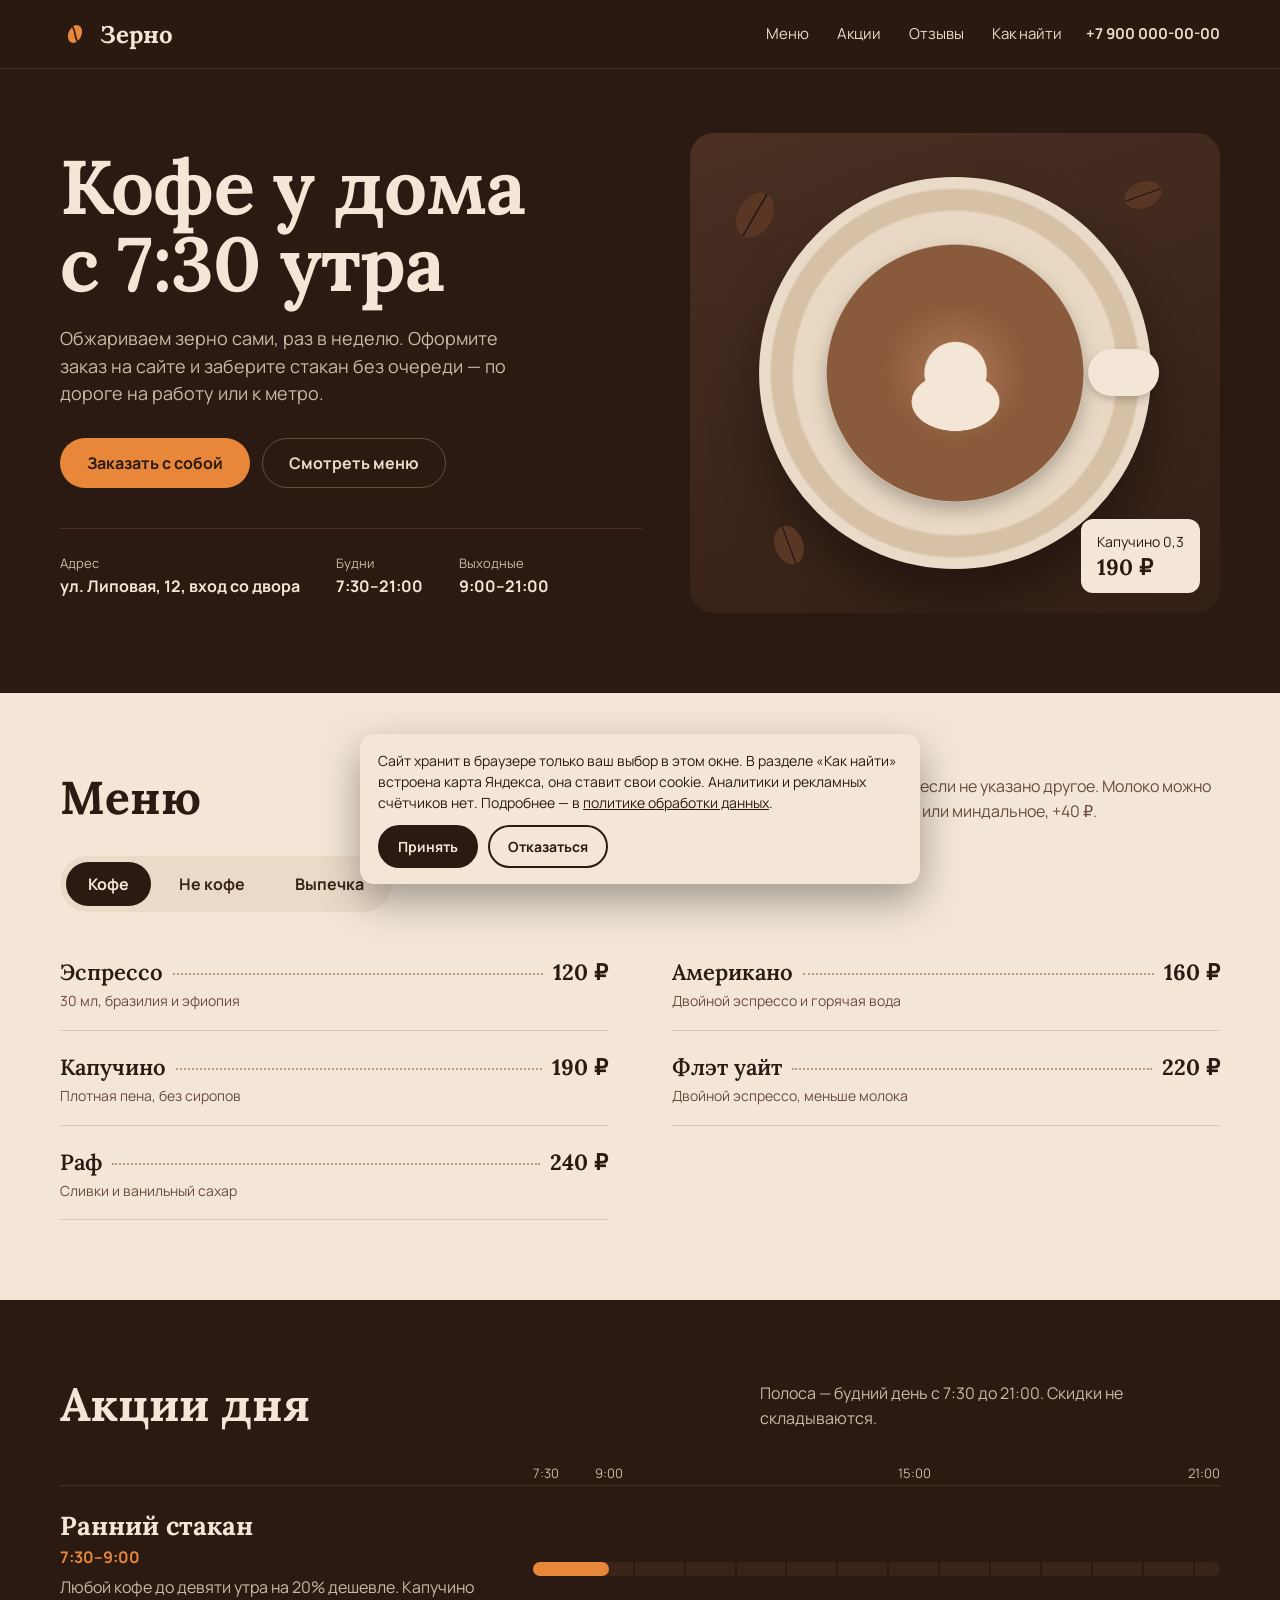
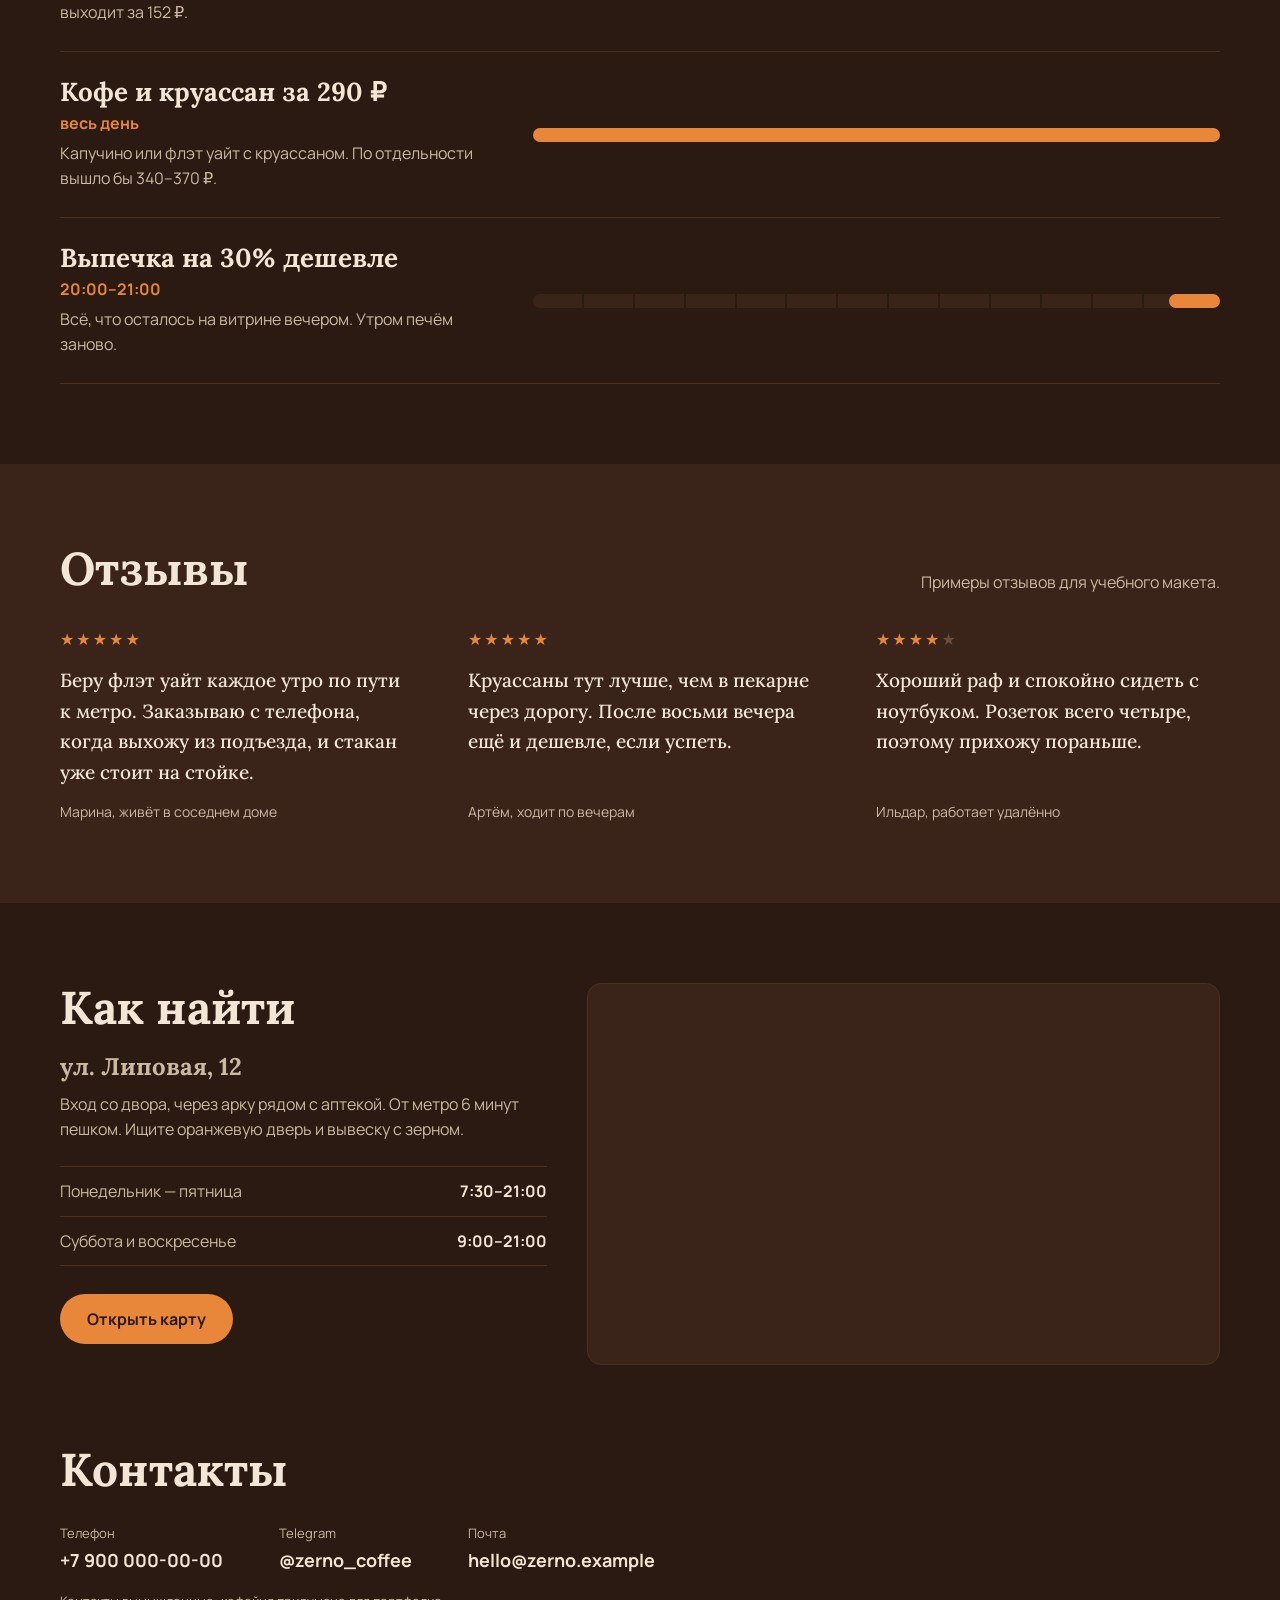
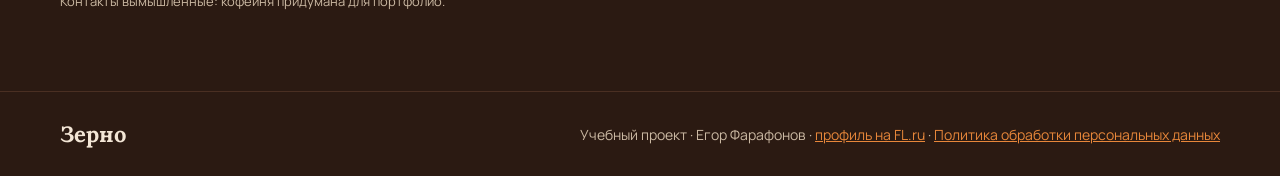
<file: index.html>
<!doctype html>
<html lang="ru">
<head>
<meta charset="utf-8">
<meta name="viewport" content="width=device-width, initial-scale=1">
<title>Зерно — кофейня у дома с 7:30</title>
<meta name="description" content="Кофейня «Зерно» на Липовой, 12: свежая обжарка раз в неделю, меню с ценами, акции дня и заказ с собой без очереди. Открываемся в 7:30.">
<meta name="theme-color" content="#2B1A12">
<meta property="og:type" content="website">
<meta property="og:locale" content="ru_RU">
<meta property="og:title" content="Зерно — кофейня у дома с 7:30">
<meta property="og:description" content="Меню с ценами, акции дня и заказ с собой без очереди. Учебный проект Егора Фарафонова.">
<meta property="og:url" content="https://xevorin.github.io/zerno-coffee/">
<meta property="og:image" content="https://xevorin.github.io/zerno-coffee/screenshot.png">
<link rel="icon" href="data:image/svg+xml,%3Csvg xmlns='http://www.w3.org/2000/svg' viewBox='0 0 64 64'%3E%3Crect width='64' height='64' rx='14' fill='%232B1A12'/%3E%3Cellipse cx='32' cy='32' rx='14' ry='20' fill='%23E8873A' transform='rotate(25 32 32)'/%3E%3Cpath d='M26 16c8 8 4 24 12 32' stroke='%232B1A12' stroke-width='3' fill='none' stroke-linecap='round'/%3E%3C/svg%3E">
<link rel="stylesheet" href="fonts/fonts.css">
<link rel="stylesheet" href="style.css">
</head>
<body>
<a class="skip" href="#main">Перейти к содержимому</a>

<header class="top">
  <div class="wrap top__in">
    <a class="logo" href="#top" aria-label="Зерно, на главную">
      <svg class="logo__mark" viewBox="0 0 64 64" aria-hidden="true"><ellipse cx="32" cy="32" rx="14" ry="20" fill="#E8873A" transform="rotate(25 32 32)"/><path d="M26 16c8 8 4 24 12 32" stroke="#2B1A12" stroke-width="3.5" fill="none" stroke-linecap="round"/></svg>
      Зерно
    </a>
    <nav class="nav" aria-label="Разделы">
      <a href="#menu">Меню</a>
      <a href="#deals">Акции</a>
      <a href="#reviews">Отзывы</a>
      <a href="#find">Как найти</a>
    </nav>
    <a class="top__phone" href="tel:+79000000000">+7 900 000-00-00</a>
  </div>
</header>

<main id="main">
  <section class="hero" id="top" aria-labelledby="hero-title">
    <div class="wrap hero__in">
      <div class="hero__text">
        <h1 id="hero-title">Кофе у дома с&nbsp;7:30 утра</h1>
        <p class="lead">Обжариваем зерно сами, раз в неделю. Оформите заказ на сайте и заберите стакан без очереди — по дороге на работу или к метро.</p>
        <div class="btns">
          <button class="btn btn--primary" type="button" data-open-order>Заказать с собой</button>
          <a class="btn btn--ghost" href="#menu">Смотреть меню</a>
        </div>
        <dl class="facts">
          <div><dt>Адрес</dt><dd>ул. Липовая, 12, вход со двора</dd></div>
          <div><dt>Будни</dt><dd>7:30–21:00</dd></div>
          <div><dt>Выходные</dt><dd>9:00–21:00</dd></div>
        </dl>
      </div>
      <div class="cup" aria-hidden="true">
        <div class="cup__saucer"><div class="cup__body"><div class="cup__foam"></div></div><div class="cup__handle"></div></div>
        <div class="cup__bean cup__bean--1"></div>
        <div class="cup__bean cup__bean--2"></div>
        <div class="cup__bean cup__bean--3"></div>
        <div class="cup__tag">Капучино 0,3<b>190 ₽</b></div>
      </div>
    </div>
  </section>

  <section class="section menu" id="menu" aria-labelledby="menu-title">
    <div class="wrap">
      <div class="section__head">
        <h2 id="menu-title">Меню</h2>
        <p>Цены за стакан 0,3 л, если не указано другое. Молоко можно заменить на овсяное или миндальное, +40 ₽.</p>
      </div>

      <div class="tabs" role="tablist" aria-label="Категории меню">
        <button class="tab" role="tab" id="tab-coffee" aria-controls="panel-coffee" aria-selected="true">Кофе</button>
        <button class="tab" role="tab" id="tab-other" aria-controls="panel-other" aria-selected="false" tabindex="-1">Не кофе</button>
        <button class="tab" role="tab" id="tab-bakery" aria-controls="panel-bakery" aria-selected="false" tabindex="-1">Выпечка</button>
      </div>

      <div class="panel" role="tabpanel" id="panel-coffee" aria-labelledby="tab-coffee" tabindex="0">
        <ul class="items">
          <li class="item" data-id="espresso" data-name="Эспрессо" data-price="120"><h3>Эспрессо</h3><span class="dots" aria-hidden="true"></span><b>120 ₽</b><p>30 мл, бразилия и эфиопия</p></li>
          <li class="item" data-id="americano" data-name="Американо" data-price="160"><h3>Американо</h3><span class="dots" aria-hidden="true"></span><b>160 ₽</b><p>Двойной эспрессо и горячая вода</p></li>
          <li class="item" data-id="cappuccino" data-name="Капучино" data-price="190"><h3>Капучино</h3><span class="dots" aria-hidden="true"></span><b>190 ₽</b><p>Плотная пена, без сиропов</p></li>
          <li class="item" data-id="flatwhite" data-name="Флэт уайт" data-price="220"><h3>Флэт уайт</h3><span class="dots" aria-hidden="true"></span><b>220 ₽</b><p>Двойной эспрессо, меньше молока</p></li>
          <li class="item" data-id="raf" data-name="Раф" data-price="240"><h3>Раф</h3><span class="dots" aria-hidden="true"></span><b>240 ₽</b><p>Сливки и ванильный сахар</p></li>
        </ul>
      </div>
      <div class="panel" role="tabpanel" id="panel-other" aria-labelledby="tab-other" tabindex="0" hidden>
        <ul class="items">
          <li class="item" data-id="cocoa" data-name="Какао" data-price="180"><h3>Какао</h3><span class="dots" aria-hidden="true"></span><b>180 ₽</b><p>Бельгийский порошок, молоко 3,2%</p></li>
          <li class="item" data-id="matcha" data-name="Матча латте" data-price="230"><h3>Матча латте</h3><span class="dots" aria-hidden="true"></span><b>230 ₽</b><p>Японская матча, можно на овсяном</p></li>
          <li class="item" data-id="tea" data-name="Чай в чайнике" data-price="200"><h3>Чай в чайнике</h3><span class="dots" aria-hidden="true"></span><b>200 ₽</b><p>Ассам, сенча или иван-чай, 0,5 л</p></li>
          <li class="item" data-id="lemonade" data-name="Лимонад облепиха-мята" data-price="210"><h3>Лимонад облепиха-мята</h3><span class="dots" aria-hidden="true"></span><b>210 ₽</b><p>0,4 л, со льдом</p></li>
        </ul>
      </div>
      <div class="panel" role="tabpanel" id="panel-bakery" aria-labelledby="tab-bakery" tabindex="0" hidden>
        <ul class="items">
          <li class="item" data-id="croissant" data-name="Круассан" data-price="150"><h3>Круассан</h3><span class="dots" aria-hidden="true"></span><b>150 ₽</b><p>Сливочное масло 82%, печём утром</p></li>
          <li class="item" data-id="cinnabon" data-name="Синнабон" data-price="190"><h3>Синнабон</h3><span class="dots" aria-hidden="true"></span><b>190 ₽</b><p>Корица и сливочный крем</p></li>
          <li class="item" data-id="cheesecake" data-name="Чизкейк" data-price="260"><h3>Чизкейк</h3><span class="dots" aria-hidden="true"></span><b>260 ₽</b><p>Нью-Йорк, кусок 120 г</p></li>
        </ul>
      </div>
    </div>
  </section>

  <section class="section deals" id="deals" aria-labelledby="deals-title">
    <div class="wrap">
      <div class="section__head">
        <h2 id="deals-title">Акции дня</h2>
        <p>Полоса — будний день с 7:30 до 21:00. Скидки не складываются.</p>
      </div>
      <div class="day" aria-hidden="true">
        <span style="left:0">7:30</span><span style="left:11.1%">9:00</span><span style="left:55.6%">15:00</span><span style="left:100%">21:00</span>
      </div>
      <ul class="deals__list">
        <li class="deal">
          <div class="deal__text"><h3>Ранний стакан</h3><p class="deal__time">7:30–9:00</p><p>Любой кофе до девяти утра на 20% дешевле. Капучино выходит за 152 ₽.</p></div>
          <div class="deal__track"><span style="left:0;width:11.1%"></span></div>
        </li>
        <li class="deal">
          <div class="deal__text"><h3>Кофе и круассан за 290 ₽</h3><p class="deal__time">весь день</p><p>Капучино или флэт уайт с круассаном. По отдельности вышло бы 340–370 ₽.</p></div>
          <div class="deal__track"><span style="left:0;width:100%"></span></div>
        </li>
        <li class="deal">
          <div class="deal__text"><h3>Выпечка на 30% дешевле</h3><p class="deal__time">20:00–21:00</p><p>Всё, что осталось на витрине вечером. Утром печём заново.</p></div>
          <div class="deal__track"><span style="left:92.6%;width:7.4%"></span></div>
        </li>
      </ul>
    </div>
  </section>

  <section class="section reviews" id="reviews" aria-labelledby="reviews-title">
    <div class="wrap">
      <div class="section__head">
        <h2 id="reviews-title">Отзывы</h2>
        <p>Примеры отзывов для учебного макета.</p>
      </div>
      <ul class="reviews__grid">
        <li class="review">
          <p class="review__stars" aria-label="Оценка 5 из 5">★★★★★</p>
          <blockquote>Беру флэт уайт каждое утро по пути к метро. Заказываю с телефона, когда выхожу из подъезда, и стакан уже стоит на стойке.</blockquote>
          <p class="review__who">Марина, живёт в соседнем доме</p>
        </li>
        <li class="review">
          <p class="review__stars" aria-label="Оценка 5 из 5">★★★★★</p>
          <blockquote>Круассаны тут лучше, чем в пекарне через дорогу. После восьми вечера ещё и дешевле, если успеть.</blockquote>
          <p class="review__who">Артём, ходит по вечерам</p>
        </li>
        <li class="review">
          <p class="review__stars" aria-label="Оценка 4 из 5">★★★★<span class="dim">★</span></p>
          <blockquote>Хороший раф и спокойно сидеть с ноутбуком. Розеток всего четыре, поэтому прихожу пораньше.</blockquote>
          <p class="review__who">Ильдар, работает удалённо</p>
        </li>
      </ul>
    </div>
  </section>

  <section class="section find" id="find" aria-labelledby="find-title">
    <div class="wrap find__in">
      <div class="find__text">
        <h2 id="find-title">Как найти</h2>
        <p class="find__addr">ул. Липовая, 12</p>
        <p>Вход со двора, через арку рядом с аптекой. От метро 6 минут пешком. Ищите оранжевую дверь и вывеску с зерном.</p>
        <dl class="hours">
          <div><dt>Понедельник — пятница</dt><dd>7:30–21:00</dd></div>
          <div><dt>Суббота и воскресенье</dt><dd>9:00–21:00</dd></div>
        </dl>
        <a class="btn btn--primary" href="https://yandex.ru/maps/?ll=37.6085%2C55.7602&amp;z=17&amp;pt=37.6085%2C55.7602%2Cpm2rdm" target="_blank" rel="noopener">Открыть карту</a>
      </div>
      <div class="map">
        <iframe title="Карта: кофейня «Зерно»" loading="lazy" src="https://yandex.ru/map-widget/v1/?ll=37.6085%2C55.7602&amp;z=17&amp;pt=37.6085%2C55.7602%2Cpm2rdm" allowfullscreen></iframe>
      </div>
    </div>
  </section>

  <section class="section contacts" id="contacts" aria-labelledby="contacts-title">
    <div class="wrap">
      <h2 id="contacts-title">Контакты</h2>
      <ul class="contacts__grid">
        <li><span>Телефон</span><a href="tel:+79000000000">+7 900 000-00-00</a></li>
        <li><span>Telegram</span><strong>@zerno_coffee</strong></li>
        <li><span>Почта</span><a href="mailto:hello@zerno.example">hello@zerno.example</a></li>
      </ul>
      <p class="note">Контакты вымышленные: кофейня придумана для портфолио.</p>
    </div>
  </section>
</main>

<footer class="footer">
  <div class="wrap footer__in">
    <span class="footer__logo">Зерно</span>
    <p>Учебный проект · Егор Фарафонов · <a href="https://www.fl.ru/users/farafonovegor07/">профиль на FL.ru</a> · <a href="privacy.html">Политика обработки персональных данных</a></p>
  </div>
</footer>

<div class="cookie" id="cookie" role="region" aria-label="Уведомление о cookie" hidden>
  <p>Сайт хранит в браузере только ваш выбор в этом окне. В разделе «Как найти» встроена карта Яндекса, она ставит свои cookie. Аналитики и рекламных счётчиков нет. Подробнее — в <a href="privacy.html">политике обработки данных</a>.</p>
  <div class="cookie__btns"><button type="button" class="cookie__ok" data-cookie="accepted">Принять</button><button type="button" class="cookie__no" data-cookie="declined">Отказаться</button></div>
</div>

<dialog class="order" id="order" aria-labelledby="order-title">
  <div class="order__box">
    <button class="order__close" type="button" data-close-order aria-label="Закрыть">×</button>

    <form class="order__form" id="order-form" novalidate>
      <h2 id="order-title">Заказ с собой</h2>
      <p class="order__sub">Соберём к выбранному времени, оплата на месте.</p>

      <div class="field">
        <label for="o-name">Имя</label>
        <input id="o-name" name="name" type="text" autocomplete="given-name" required maxlength="40">
        <p class="field__err" id="o-name-err" hidden>Напишите, как к вам обращаться.</p>
      </div>
      <div class="field">
        <label for="o-phone">Телефон</label>
        <input id="o-phone" name="phone" type="tel" inputmode="tel" autocomplete="tel" placeholder="+7 900 000-00-00" required aria-describedby="o-phone-err">
        <p class="field__err" id="o-phone-err" hidden>Нужен российский номер из 11 цифр, например +7 900 123-45-67.</p>
      </div>
      <div class="field">
        <label for="o-time">Когда заберёте</label>
        <select id="o-time" name="time" required></select>
      </div>

      <fieldset class="picker">
        <legend>Что приготовить</legend>
        <ul class="picker__list" id="picker"></ul>
        <p class="field__err" id="o-items-err" hidden>Добавьте хотя бы одну позицию.</p>
      </fieldset>

      <div class="order__total">
        <span>Итого</span>
        <output id="o-total" for="picker" aria-live="polite">0 ₽</output>
      </div>
      <div class="field field--check">
        <input id="o-consent" name="consent" type="checkbox" aria-describedby="o-consent-err">
        <label for="o-consent">Даю <a href="consent.html" target="_blank" rel="noopener">согласие на обработку персональных данных</a> по <a href="privacy.html" target="_blank" rel="noopener">политике</a></label>
        <p class="field__err" id="o-consent-err" hidden>Без согласия заказ не отправить.</p>
      </div>
      <button class="btn btn--primary btn--wide" type="submit">Отправить заказ</button>
      <p class="order__demo">Демо-форма: заказ никуда не отправляется</p>
    </form>

    <div class="order__done" id="order-done" hidden tabindex="-1">
      <div class="order__check" aria-hidden="true">✓</div>
      <h2>Заказ принят</h2>
      <p id="order-summary"></p>
      <button class="btn btn--primary" type="button" data-close-order>Готово</button>
      <p class="order__demo">Демо-форма: заказ никуда не отправляется</p>
    </div>
  </div>
</dialog>

<script src="script.js"></script>
</body>
</html>
</file>
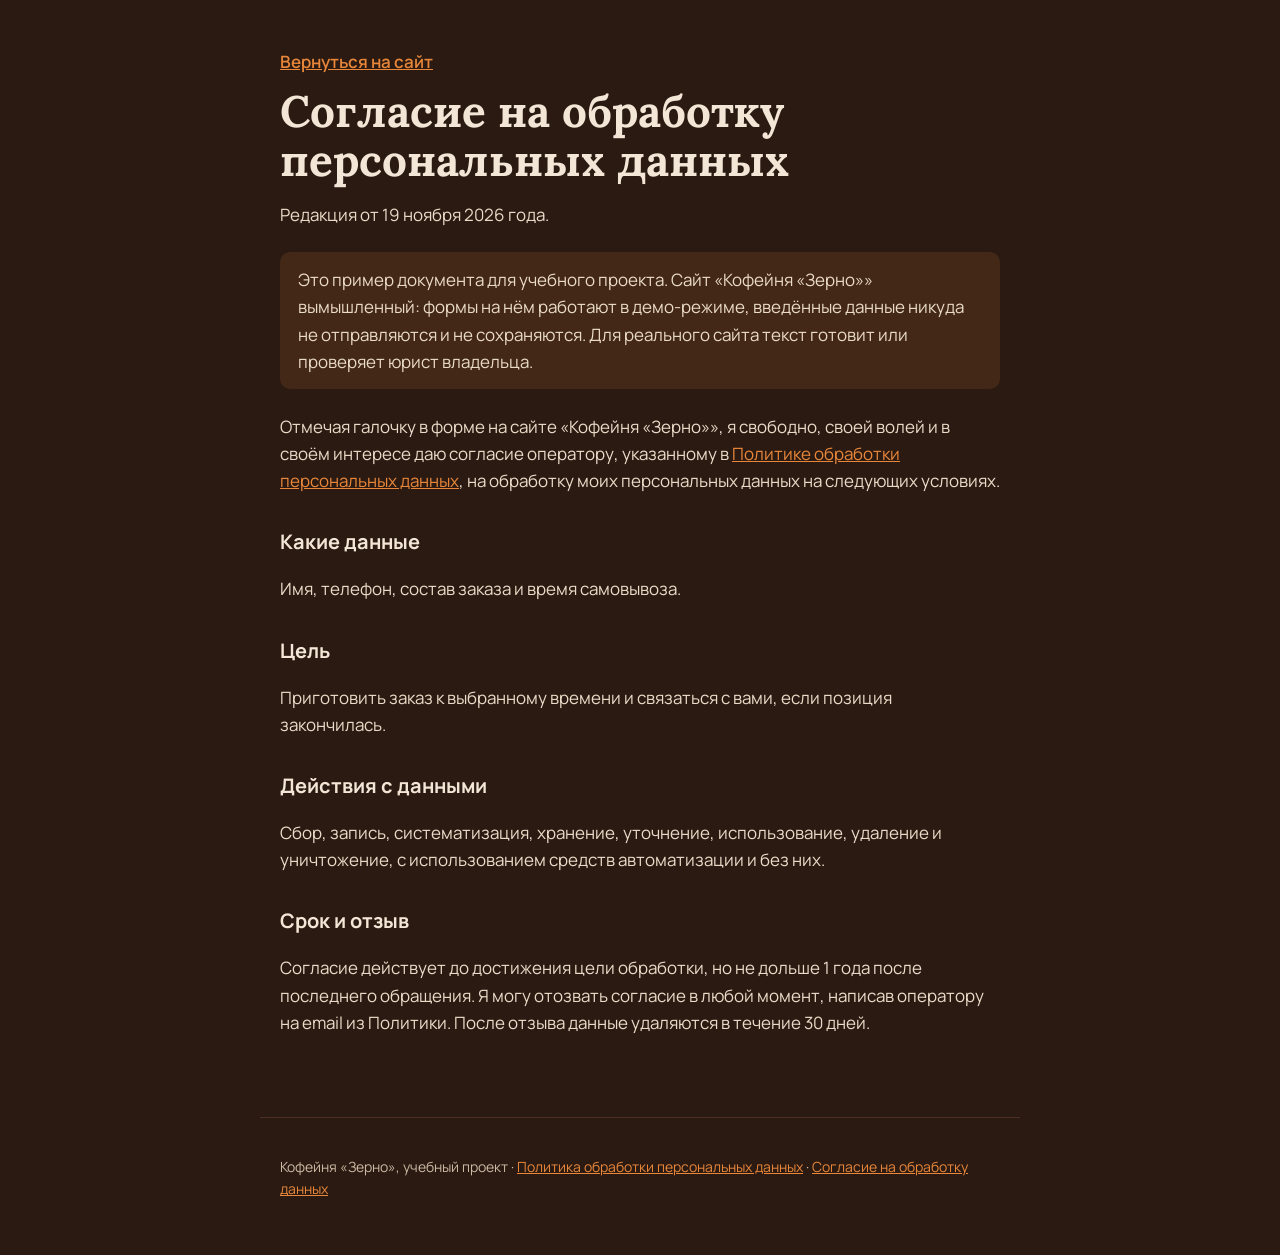
<file: consent.html>
<!doctype html>
<html lang="ru"><head><meta charset="utf-8"><meta name="viewport" content="width=device-width,initial-scale=1">
<title>Согласие на обработку персональных данных — Кофейня «Зерно»</title><meta name="robots" content="noindex">
<link rel="stylesheet" href="fonts/fonts.css">
<style>
:root{--bg:#2B1A12;--ink:#EADBC8;--head:#F3E6D6;--acc:#E8873A;--muted:#CBB9A3;--line:#4A2F22}
*{box-sizing:border-box}
body{margin:0;background:var(--bg);color:var(--ink);font:17px/1.6 Manrope,system-ui,sans-serif}
main{max-width:760px;margin:0 auto;padding:48px 20px 64px}
a{color:var(--acc)} a:focus-visible{outline:3px solid var(--acc);outline-offset:3px}
h1{color:var(--head);font-family:'Lora',serif;font-size:clamp(30px,6vw,44px);line-height:1.1;margin:12px 0 8px}
h2{color:var(--head);font-size:20px;margin:32px 0 6px}
.note{padding:14px 18px;margin:24px 0;border-radius:10px;background:color-mix(in srgb,var(--acc) 12%,transparent)}
.back{font-weight:600}
footer{max-width:760px;margin:0 auto;padding:24px 20px 40px;border-top:1px solid var(--line);color:var(--muted);font-size:14px}
</style></head><body><main>
<a class="back" href="./">Вернуться на сайт</a>
<h1>Согласие на обработку персональных данных</h1>
<p>Редакция от 19 ноября 2026 года.</p>
<p class="note">Это пример документа для учебного проекта. Сайт «Кофейня «Зерно»» вымышленный: формы на нём работают в демо-режиме, введённые данные никуда не отправляются и не сохраняются. Для реального сайта текст готовит или проверяет юрист владельца.</p>

<p>Отмечая галочку в форме на сайте «Кофейня «Зерно»», я свободно, своей волей и в своём интересе даю согласие оператору, указанному в <a href="privacy.html">Политике обработки персональных данных</a>, на обработку моих персональных данных на следующих условиях.</p>
<h2>Какие данные</h2>
<p>Имя, телефон, состав заказа и время самовывоза.</p>
<h2>Цель</h2>
<p>Приготовить заказ к выбранному времени и связаться с вами, если позиция закончилась.</p>
<h2>Действия с данными</h2>
<p>Сбор, запись, систематизация, хранение, уточнение, использование, удаление и уничтожение, с использованием средств автоматизации и без них.</p>
<h2>Срок и отзыв</h2>
<p>Согласие действует до достижения цели обработки, но не дольше 1 года после последнего обращения. Я могу отозвать согласие в любой момент, написав оператору на email из Политики. После отзыва данные удаляются в течение 30 дней.</p>
</main>
<footer><p>Кофейня «Зерно», учебный проект · <a href="privacy.html">Политика обработки персональных данных</a> · <a href="consent.html">Согласие на обработку данных</a></p></footer>
</body></html>
</file>
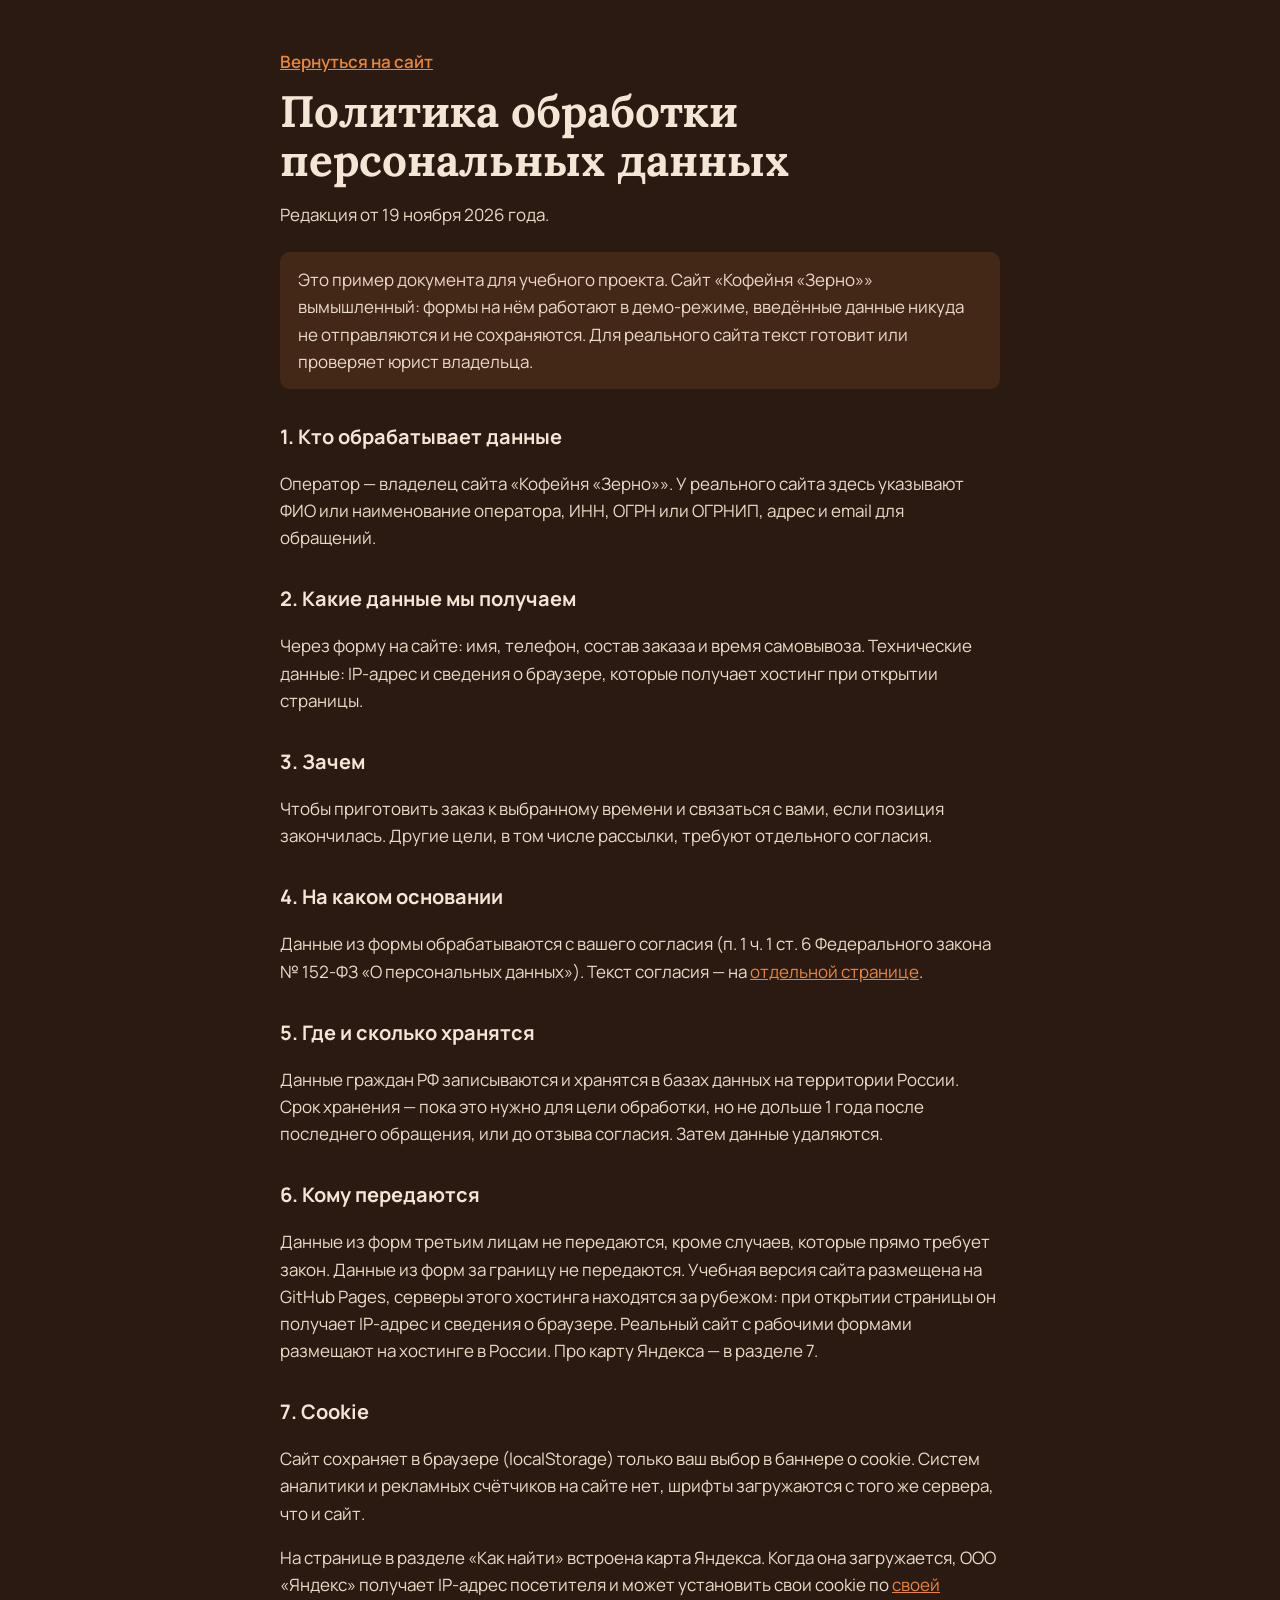
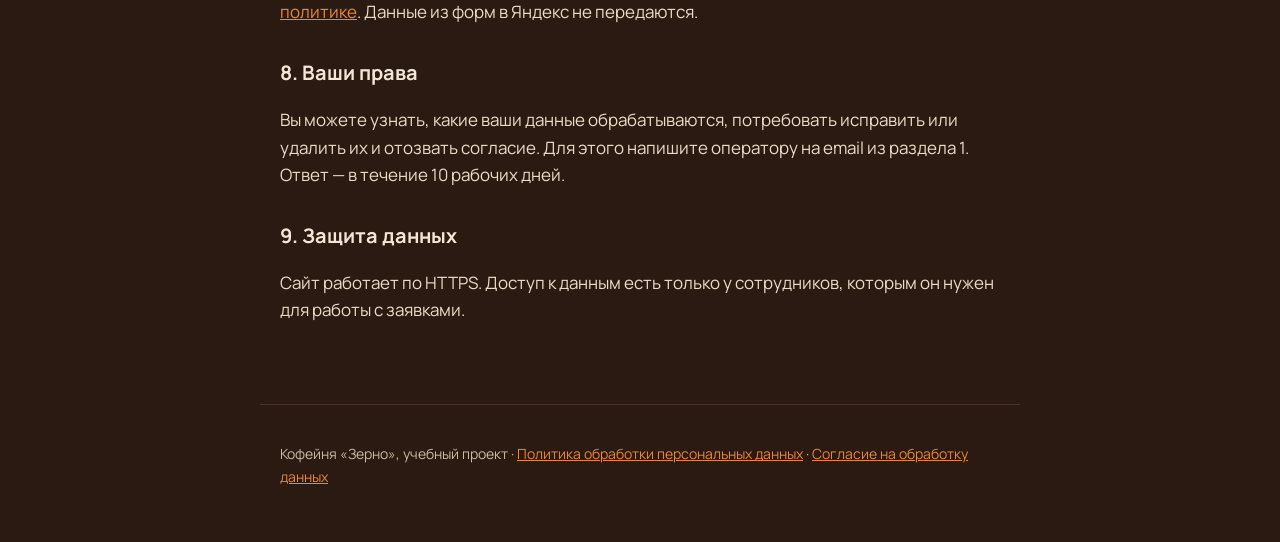
<file: privacy.html>
<!doctype html>
<html lang="ru"><head><meta charset="utf-8"><meta name="viewport" content="width=device-width,initial-scale=1">
<title>Политика обработки персональных данных — Кофейня «Зерно»</title><meta name="robots" content="noindex">
<link rel="stylesheet" href="fonts/fonts.css">
<style>
:root{--bg:#2B1A12;--ink:#EADBC8;--head:#F3E6D6;--acc:#E8873A;--muted:#CBB9A3;--line:#4A2F22}
*{box-sizing:border-box}
body{margin:0;background:var(--bg);color:var(--ink);font:17px/1.6 Manrope,system-ui,sans-serif}
main{max-width:760px;margin:0 auto;padding:48px 20px 64px}
a{color:var(--acc)} a:focus-visible{outline:3px solid var(--acc);outline-offset:3px}
h1{color:var(--head);font-family:'Lora',serif;font-size:clamp(30px,6vw,44px);line-height:1.1;margin:12px 0 8px}
h2{color:var(--head);font-size:20px;margin:32px 0 6px}
.note{padding:14px 18px;margin:24px 0;border-radius:10px;background:color-mix(in srgb,var(--acc) 12%,transparent)}
.back{font-weight:600}
footer{max-width:760px;margin:0 auto;padding:24px 20px 40px;border-top:1px solid var(--line);color:var(--muted);font-size:14px}
</style></head><body><main>
<a class="back" href="./">Вернуться на сайт</a>
<h1>Политика обработки персональных данных</h1>
<p>Редакция от 19 ноября 2026 года.</p>
<p class="note">Это пример документа для учебного проекта. Сайт «Кофейня «Зерно»» вымышленный: формы на нём работают в демо-режиме, введённые данные никуда не отправляются и не сохраняются. Для реального сайта текст готовит или проверяет юрист владельца.</p>

<h2>1. Кто обрабатывает данные</h2>
<p>Оператор — владелец сайта «Кофейня «Зерно»». У реального сайта здесь указывают ФИО или наименование оператора, ИНН, ОГРН или ОГРНИП, адрес и email для обращений.</p>
<h2>2. Какие данные мы получаем</h2>
<p>Через форму на сайте: имя, телефон, состав заказа и время самовывоза. Технические данные: IP-адрес и сведения о браузере, которые получает хостинг при открытии страницы.</p>
<h2>3. Зачем</h2>
<p>Чтобы приготовить заказ к выбранному времени и связаться с вами, если позиция закончилась. Другие цели, в том числе рассылки, требуют отдельного согласия.</p>
<h2>4. На каком основании</h2>
<p>Данные из формы обрабатываются с вашего согласия (п. 1 ч. 1 ст. 6 Федерального закона № 152-ФЗ «О персональных данных»). Текст согласия — на <a href="consent.html">отдельной странице</a>.</p>
<h2>5. Где и сколько хранятся</h2>
<p>Данные граждан РФ записываются и хранятся в базах данных на территории России. Срок хранения — пока это нужно для цели обработки, но не дольше 1 года после последнего обращения, или до отзыва согласия. Затем данные удаляются.</p>
<h2>6. Кому передаются</h2>
<p>Данные из форм третьим лицам не передаются, кроме случаев, которые прямо требует закон. Данные из форм за границу не передаются. Учебная версия сайта размещена на GitHub Pages, серверы этого хостинга находятся за рубежом: при открытии страницы он получает IP-адрес и сведения о браузере. Реальный сайт с рабочими формами размещают на хостинге в России. Про карту Яндекса — в разделе 7.</p>
<h2>7. Cookie</h2>
<p>Сайт сохраняет в браузере (localStorage) только ваш выбор в баннере о cookie. Систем аналитики и рекламных счётчиков на сайте нет, шрифты загружаются с того же сервера, что и сайт.</p>
<p>На странице в разделе «Как найти» встроена карта Яндекса. Когда она загружается, ООО «Яндекс» получает IP-адрес посетителя и может установить свои cookie по <a href="https://yandex.ru/legal/confidential/">своей политике</a>. Данные из форм в Яндекс не передаются.</p>
<h2>8. Ваши права</h2>
<p>Вы можете узнать, какие ваши данные обрабатываются, потребовать исправить или удалить их и отозвать согласие. Для этого напишите оператору на email из раздела 1. Ответ — в течение 10 рабочих дней.</p>
<h2>9. Защита данных</h2>
<p>Сайт работает по HTTPS. Доступ к данным есть только у сотрудников, которым он нужен для работы с заявками.</p>
</main>
<footer><p>Кофейня «Зерно», учебный проект · <a href="privacy.html">Политика обработки персональных данных</a> · <a href="consent.html">Согласие на обработку данных</a></p></footer>
</body></html>
</file>
<file: fonts/fonts.css>
/* Self-hosted fonts (SIL Open Font License 1.1), files from @fontsource-variable 5.3.0 */

/* lora-cyrillic-wght-normal */
@font-face {
  font-family: 'Lora';
  font-style: normal;
  font-display: swap;
  font-weight: 400 700;
  src: url(./lora-cyrillic-wght-normal.woff2) format('woff2-variations');
  unicode-range: U+0301,U+0400-045F,U+0490-0491,U+04B0-04B1,U+2116;
}

/* lora-latin-wght-normal */
@font-face {
  font-family: 'Lora';
  font-style: normal;
  font-display: swap;
  font-weight: 400 700;
  src: url(./lora-latin-wght-normal.woff2) format('woff2-variations');
  unicode-range: U+0000-00FF,U+0131,U+0152-0153,U+02BB-02BC,U+02C6,U+02DA,U+02DC,U+0304,U+0308,U+0329,U+2000-206F,U+20AC,U+2122,U+2191,U+2193,U+2212,U+2215,U+FEFF,U+FFFD;
}

/* manrope-cyrillic-wght-normal */
@font-face {
  font-family: 'Manrope';
  font-style: normal;
  font-display: swap;
  font-weight: 200 800;
  src: url(./manrope-cyrillic-wght-normal.woff2) format('woff2-variations');
  unicode-range: U+0301,U+0400-045F,U+0490-0491,U+04B0-04B1,U+2116;
}

/* manrope-latin-wght-normal */
@font-face {
  font-family: 'Manrope';
  font-style: normal;
  font-display: swap;
  font-weight: 200 800;
  src: url(./manrope-latin-wght-normal.woff2) format('woff2-variations');
  unicode-range: U+0000-00FF,U+0131,U+0152-0153,U+02BB-02BC,U+02C6,U+02DA,U+02DC,U+0304,U+0308,U+0329,U+2000-206F,U+20AC,U+2122,U+2191,U+2193,U+2212,U+2215,U+FEFF,U+FFFD;
}
</file>
<file: style.css>
:root {
  --espresso: #2B1A12;
  --brown: #3A2419;
  --brown-2: #4A2F22;
  --line: #6B4C3B;
  --oat: #EADBC8;
  --oat-2: #F3E6D6;
  --muted: #CBB9A3;
  --orange: #E8873A;
  --orange-2: #F29A52;
  --serif: "Lora", Georgia, serif;
  --sans: "Manrope", system-ui, -apple-system, "Segoe UI", sans-serif;
  --r: 14px;
}

*, *::before, *::after { box-sizing: border-box; }
* { margin: 0; }
html { scroll-behavior: smooth; scroll-padding-top: 80px; }
body {
  background: var(--espresso);
  color: var(--oat);
  font: 400 16px/1.55 var(--sans);
  -webkit-font-smoothing: antialiased;
}
img, svg, iframe { display: block; max-width: 100%; }
ul { list-style: none; padding: 0; }
a { color: inherit; }
button, input, select { font: inherit; color: inherit; }
h1, h2, h3 { font-family: var(--serif); font-weight: 700; line-height: 1.1; color: var(--oat-2); }

:focus-visible { outline: 3px solid var(--orange); outline-offset: 3px; border-radius: 6px; }

.skip {
  position: absolute; left: 16px; top: -60px; z-index: 50;
  background: var(--orange); color: var(--espresso); padding: 10px 16px; border-radius: 8px; font-weight: 700;
}
.skip:focus { top: 12px; }

.wrap { width: min(1160px, 100%); margin-inline: auto; }

/* header */
.top {
  position: sticky; top: 0; z-index: 20;
  background: rgba(43, 26, 18, .92);
  backdrop-filter: blur(8px);
  border-bottom: 1px solid rgba(107, 76, 59, .5);
  padding: 0 16px;
}
.top__in { display: flex; align-items: center; gap: 24px; height: 68px; }
.logo { display: flex; align-items: center; gap: 10px; font: 700 24px var(--serif); color: var(--oat-2); text-decoration: none; }
.logo__mark { width: 30px; height: 30px; }
.nav { display: flex; gap: 28px; margin-left: auto; }
.nav a, .top__phone { text-decoration: none; font-size: 15px; color: var(--oat); }
.nav a:hover, .top__phone:hover { color: var(--orange); }
.top__phone { font-weight: 700; }

/* buttons */
.btn {
  display: inline-flex; align-items: center; justify-content: center; gap: 8px;
  min-height: 50px; padding: 0 26px; border-radius: 30px; border: 1.5px solid transparent;
  font-weight: 700; font-size: 16px; text-decoration: none; cursor: pointer;
  transition: background-color .2s, border-color .2s, transform .2s;
}
.btn--primary { background: var(--orange); color: var(--espresso); }
.btn--primary:hover { background: var(--orange-2); }
.btn--primary:active { transform: translateY(1px); }
.btn--ghost { border-color: var(--line); color: var(--oat); }
.btn--ghost:hover { border-color: var(--oat); }
.btn--wide { width: 100%; }

/* hero */
.hero { padding: 64px 16px 80px; }
.hero__in { display: grid; grid-template-columns: 1.1fr 1fr; gap: 48px; align-items: center; }
.hero h1 { font-size: clamp(42px, 6.4vw, 76px); line-height: 1.02; letter-spacing: -.01em; max-width: 9.5em; }
.lead { margin-top: 22px; color: var(--muted); font-size: 18px; max-width: 470px; }
.btns { margin-top: 30px; display: flex; flex-wrap: wrap; gap: 12px; }
.facts { margin-top: 40px; display: flex; flex-wrap: wrap; gap: 14px 36px; padding-top: 24px; border-top: 1px solid var(--brown-2); }
.facts dt { font-size: 13px; color: var(--muted); }
.facts dd { font-weight: 700; color: var(--oat-2); }

.cup {
  position: relative; aspect-ratio: 1 / 1; max-height: 480px; width: 100%;
  border-radius: 24px; overflow: hidden;
  background: linear-gradient(160deg, #4A2F22, #321F16);
}
.cup__saucer {
  position: absolute; left: 50%; top: 50%; width: 74%; aspect-ratio: 1; translate: -50% -50%;
  border-radius: 50%;
  background: radial-gradient(circle, #E9D9C4 0 58%, #D6C1A6 59% 66%, #EADBC8 67%);
  box-shadow: 0 30px 50px rgba(0, 0, 0, .35);
}
.cup__body {
  position: absolute; inset: 17%; border-radius: 50%;
  background: radial-gradient(circle, #8A5A3C 0 70%, #F3E6D6 71% 82%, #D9C4A9 83%);
  box-shadow: 0 8px 18px rgba(0, 0, 0, .25);
}
.cup__foam {
  position: absolute; inset: 22%; border-radius: 50%;
  background: radial-gradient(circle at 50% 50%, #F3E6D6 0 30%, transparent 31%),
              radial-gradient(ellipse 60% 40% at 50% 70%, #F3E6D6 0 50%, transparent 51%),
              radial-gradient(circle at 50% 50%, #B07A55, #8A5A3C 70%);
}
.cup__handle {
  position: absolute; right: -2%; top: 44%; width: 18%; height: 12%;
  border-radius: 40px; background: #F3E6D6; box-shadow: 0 4px 8px rgba(0, 0, 0, .2);
}
.cup__bean {
  position: absolute; width: 34px; height: 48px; border-radius: 50%;
  background: linear-gradient(90deg, #5A3624 47%, #2B1A12 48% 52%, #5A3624 53%);
}
.cup__bean--1 { left: 9%; top: 12%; rotate: 30deg; }
.cup__bean--2 { left: 16%; bottom: 10%; rotate: -20deg; width: 28px; height: 40px; }
.cup__bean--3 { right: 12%; top: 9%; rotate: 70deg; width: 26px; height: 38px; }
.cup__tag {
  position: absolute; right: 20px; bottom: 20px;
  background: var(--oat-2); color: var(--espresso); padding: 12px 16px; border-radius: 12px; font-size: 14px;
}
.cup__tag b { display: block; font: 700 22px var(--serif); }

/* sections */
.section { padding: 80px 16px; }
.section__head { display: flex; flex-wrap: wrap; justify-content: space-between; align-items: end; gap: 12px 40px; margin-bottom: 32px; }
.section h2 { font-size: clamp(32px, 4.4vw, 46px); }
.section__head p { color: var(--muted); max-width: 460px; }

/* menu */
.menu { background: var(--oat-2); color: var(--espresso); }
.menu h2, .menu h3 { color: var(--espresso); }
.menu .section__head p { color: #6B4C3B; }
.tabs { display: inline-flex; flex-wrap: wrap; gap: 6px; padding: 6px; background: var(--oat); border-radius: 40px; margin-bottom: 28px; }
.tab {
  border: 0; background: transparent; padding: 10px 22px; border-radius: 30px;
  font-weight: 700; cursor: pointer; color: var(--brown);
}
.tab[aria-selected="true"] { background: var(--espresso); color: var(--oat-2); }
.tab:hover:not([aria-selected="true"]) { background: rgba(43, 26, 18, .08); }
.panel:focus-visible { border-radius: var(--r); }
.items { display: grid; grid-template-columns: 1fr 1fr; gap: 4px 64px; }
.item {
  display: grid; grid-template-columns: auto 1fr auto; align-items: baseline; column-gap: 10px;
  padding: 18px 0; border-bottom: 1px solid #DCC8AE;
}
.item h3 { font-size: 22px; font-weight: 600; }
.dots { border-bottom: 2px dotted #B89C7E; transform: translateY(-5px); min-width: 24px; }
.item b { white-space: nowrap; font: 700 22px var(--serif); color: var(--espresso); }
.item p { grid-column: 1 / -1; margin-top: 4px; font-size: 14px; color: #6B4C3B; }

/* deals: timeline of a weekday */
.day { position: relative; height: 22px; margin-left: calc(38% + 32px); font-size: 13px; color: var(--muted); }
.day span { position: absolute; top: 0; translate: -50% 0; white-space: nowrap; }
.day span:first-child { translate: 0 0; }
.day span:last-child { translate: -100% 0; }
.deals__list { border-top: 1px solid var(--brown-2); }
.deal { display: grid; grid-template-columns: 38% 1fr; gap: 32px; align-items: center; padding: 26px 0; border-bottom: 1px solid var(--brown-2); }
.deal h3 { font-size: 26px; }
.deal__time { color: var(--orange); font-weight: 700; margin: 4px 0 6px; }
.deal__text p:last-child { color: var(--muted); }
.deal__track {
  position: relative; height: 14px; border-radius: 7px;
  background: repeating-linear-gradient(90deg, var(--brown) 0 calc(100% / 13.5 - 2px), var(--espresso) 0 calc(100% / 13.5));
}
.deal__track span { position: absolute; top: 0; bottom: 0; border-radius: 7px; background: var(--orange); }

/* reviews */
.reviews { background: var(--brown); }
.reviews__grid { display: grid; grid-template-columns: repeat(3, 1fr); gap: 32px 64px; }
.review { display: flex; flex-direction: column; gap: 14px; }
.review__stars { color: var(--orange); letter-spacing: 2px; }
.review__stars .dim { color: var(--line); }
.review blockquote { font: 500 19px/1.6 var(--serif); color: var(--oat-2); flex: 1; }
.review__who { font-size: 14px; color: var(--muted); }

/* find */
.find__in { display: grid; grid-template-columns: 1fr 1.3fr; gap: 40px; align-items: stretch; }
.find__addr { font: 700 24px var(--serif); color: var(--orange); margin: 18px 0 10px; }
.find__text > p { color: var(--muted); }
.hours { margin: 24px 0 28px; border-top: 1px solid var(--brown-2); }
.hours div { display: flex; justify-content: space-between; gap: 16px; padding: 12px 0; border-bottom: 1px solid var(--brown-2); }
.hours dt { color: var(--muted); }
.hours dd { font-weight: 700; color: var(--oat-2); white-space: nowrap; }
.map { border-radius: var(--r); overflow: hidden; min-height: 380px; background: var(--brown); border: 1px solid var(--brown-2); }
.map iframe { width: 100%; height: 100%; min-height: 380px; border: 0; filter: sepia(.25) saturate(.85); }

/* contacts */
.contacts { padding-top: 0; }
.contacts h2 { margin-bottom: 28px; }
.contacts__grid { display: flex; flex-wrap: wrap; gap: 20px 56px; }
.contacts__grid li { display: flex; flex-direction: column; gap: 4px; }
.contacts__grid span { font-size: 13px; color: var(--muted); }
.contacts__grid a, .contacts__grid strong { font-weight: 700; font-size: 18px; color: var(--oat-2); text-decoration: none; overflow-wrap: anywhere; }
.contacts__grid a:hover { color: var(--orange); }
.note { margin-top: 16px; font-size: 13px; color: var(--muted); }

/* footer */
.footer { border-top: 1px solid var(--brown-2); padding: 28px 16px; }
.footer__in { display: flex; flex-wrap: wrap; justify-content: space-between; align-items: center; gap: 12px 24px; }
.footer__logo { font: 700 22px var(--serif); color: var(--oat-2); }
.footer p { color: var(--muted); font-size: 14px; }
.footer a { color: var(--orange); }

/* order dialog */
.order {
  width: min(560px, 100% - 24px); max-height: calc(100dvh - 24px); margin: auto;
  padding: 0; border: 0; border-radius: 20px;
  background: var(--oat-2); color: var(--espresso);
  box-shadow: 0 40px 80px rgba(0, 0, 0, .45);
}
.order::backdrop { background: rgba(20, 12, 8, .7); }
.order[open] { animation: pop .25s ease-out; }
@keyframes pop { from { opacity: 0; transform: translateY(12px); } }
.order__box { position: relative; padding: 32px 28px 24px; }
.order h2 { color: var(--espresso); font-size: 30px; padding-right: 40px; }
.order__sub { color: #6B4C3B; margin: 6px 0 22px; }
.order__close {
  position: absolute; right: 14px; top: 14px; width: 40px; height: 40px; border-radius: 50%;
  border: 0; background: var(--oat); font-size: 26px; line-height: 1; cursor: pointer;
}
.order__close:hover { background: #E0CDB5; }
.field { margin-bottom: 16px; }
.field label, .picker legend { display: block; font-weight: 700; font-size: 14px; margin-bottom: 6px; }
.field input, .field select {
  width: 100%; min-height: 48px; padding: 10px 14px; border-radius: 10px;
  border: 1.5px solid #D6C1A6; background: #fff; color: var(--espresso);
}
.field input:focus-visible, .field select:focus-visible { outline-offset: 0; border-color: var(--orange); }
.field input[aria-invalid="true"] { border-color: #B3261E; }
.field__err { color: #B3261E; font-size: 13px; margin-top: 6px; }
.picker { border: 0; padding: 0; margin: 4px 0 0; min-width: 0; }
.picker__list { border: 1.5px solid #D6C1A6; border-radius: 12px; background: #fff; max-height: 280px; overflow-y: auto; }
.pick { display: flex; align-items: center; gap: 12px; padding: 10px 12px; border-bottom: 1px solid #EFE3D3; }
.pick:last-child { border-bottom: 0; }
.pick__name { flex: 1; min-width: 0; font-size: 15px; }
.pick__name small { display: block; color: #6B4C3B; font-size: 13px; }
.qty { display: flex; align-items: center; gap: 4px; }
.qty button {
  width: 34px; height: 34px; border-radius: 50%; border: 1.5px solid #D6C1A6; background: var(--oat-2);
  font-weight: 700; font-size: 18px; line-height: 1; cursor: pointer;
}
.qty button:hover { border-color: var(--orange); }
.qty button:disabled { opacity: .4; cursor: default; }
.qty output { min-width: 24px; text-align: center; font-weight: 700; }
.order__total { display: flex; justify-content: space-between; align-items: baseline; margin: 18px 0 16px; font-weight: 700; }
.order__total output { font: 700 28px var(--serif); }
.order__demo { margin-top: 12px; text-align: center; font-size: 12px; color: #6B4C3B; }
.order__done { text-align: center; padding: 20px 0 4px; }
.order__done:focus { outline: none; }
.order__done h2 { padding: 0; margin: 14px 0 8px; }
.order__done > p:not(.order__demo) { color: #6B4C3B; margin-bottom: 22px; }
.order__check {
  width: 64px; height: 64px; margin: 0 auto; border-radius: 50%;
  display: grid; place-items: center; background: var(--orange); font-size: 32px; font-weight: 700;
}
body.no-scroll { overflow: hidden; }

/* responsive */
@media (max-width: 960px) {
  .nav { display: none; }
  .top__phone { margin-left: auto; }
  .hero { padding: 40px 16px 64px; }
  .hero__in { grid-template-columns: 1fr; gap: 36px; }
  .cup { max-height: 420px; max-width: 520px; }
  .reviews__grid { grid-template-columns: 1fr; gap: 40px; }
  .items { grid-template-columns: 1fr; }
  .day { margin-left: 0; }
  .deal { grid-template-columns: 1fr; gap: 14px; }
  .find__in { grid-template-columns: 1fr; }
}
@media (max-width: 480px) {
  body { font-size: 15px; }
  .top__in { height: 60px; gap: 12px; }
  .top__phone { font-size: 14px; }
  .logo { font-size: 21px; }
  .section { padding: 56px 16px; }
  .contacts { padding-top: 0; }
  .lead { font-size: 16px; }
  .btns .btn { flex: 1 1 100%; }
  .facts { flex-direction: column; gap: 10px; }
  .tabs { display: flex; }
  .tab { flex: 1; padding: 10px 8px; }
  .item h3, .item b { font-size: 19px; }
  .deal h3 { font-size: 22px; }
  .order__box { padding: 26px 16px 18px; }
  .order h2 { font-size: 26px; }
  .pick { gap: 8px; padding: 10px; }
  .qty button { width: 32px; height: 32px; }
  .map, .map iframe { min-height: 300px; }
}

@media (prefers-reduced-motion: reduce) {
  html { scroll-behavior: auto; }
  *, *::before, *::after { animation-duration: .01ms !important; animation-iteration-count: 1 !important; transition-duration: .01ms !important; }
}
@media (max-width: 480px) {
  .day span:nth-child(2), .day span:nth-child(3) { display: none; }
}

/* consent checkbox in the order form */
.field--check { display: grid; grid-template-columns: 22px 1fr; gap: 10px; align-items: start; margin-top: 14px; }
.field--check input { width: 20px; height: 20px; margin: 2px 0 0; accent-color: var(--espresso); }
.field--check label { font-size: 14px; line-height: 1.45; font-weight: 500; }
.field--check label a { color: inherit; text-decoration: underline; }
.field--check .field__err { grid-column: 1 / -1; margin: 0; }

/* cookie banner */
.cookie { position: fixed; left: 16px; right: 16px; bottom: 16px; z-index: 60; max-width: 560px; margin: 0 auto;
  background: var(--oat-2); color: var(--espresso); border-radius: 14px; padding: 16px 18px;
  box-shadow: 0 16px 40px rgba(0, 0, 0, .35); display: grid; gap: 12px; }
.cookie[hidden] { display: none; }
.cookie p { margin: 0; font-size: 14px; line-height: 1.5; }
.cookie a { color: inherit; }
.cookie__btns { display: flex; gap: 10px; flex-wrap: wrap; }
.cookie__btns button { font: 700 14px var(--sans, Manrope, sans-serif); border-radius: 999px; padding: 10px 18px; cursor: pointer; border: 2px solid var(--espresso); }
.cookie__ok { background: var(--espresso); color: var(--oat-2); }
.cookie__no { background: transparent; color: var(--espresso); }
.field.field--check input[type="checkbox"] { width: 20px; height: 20px; min-height: 0; padding: 0; margin: 2px 0 0; border-radius: 4px; }
</file>
